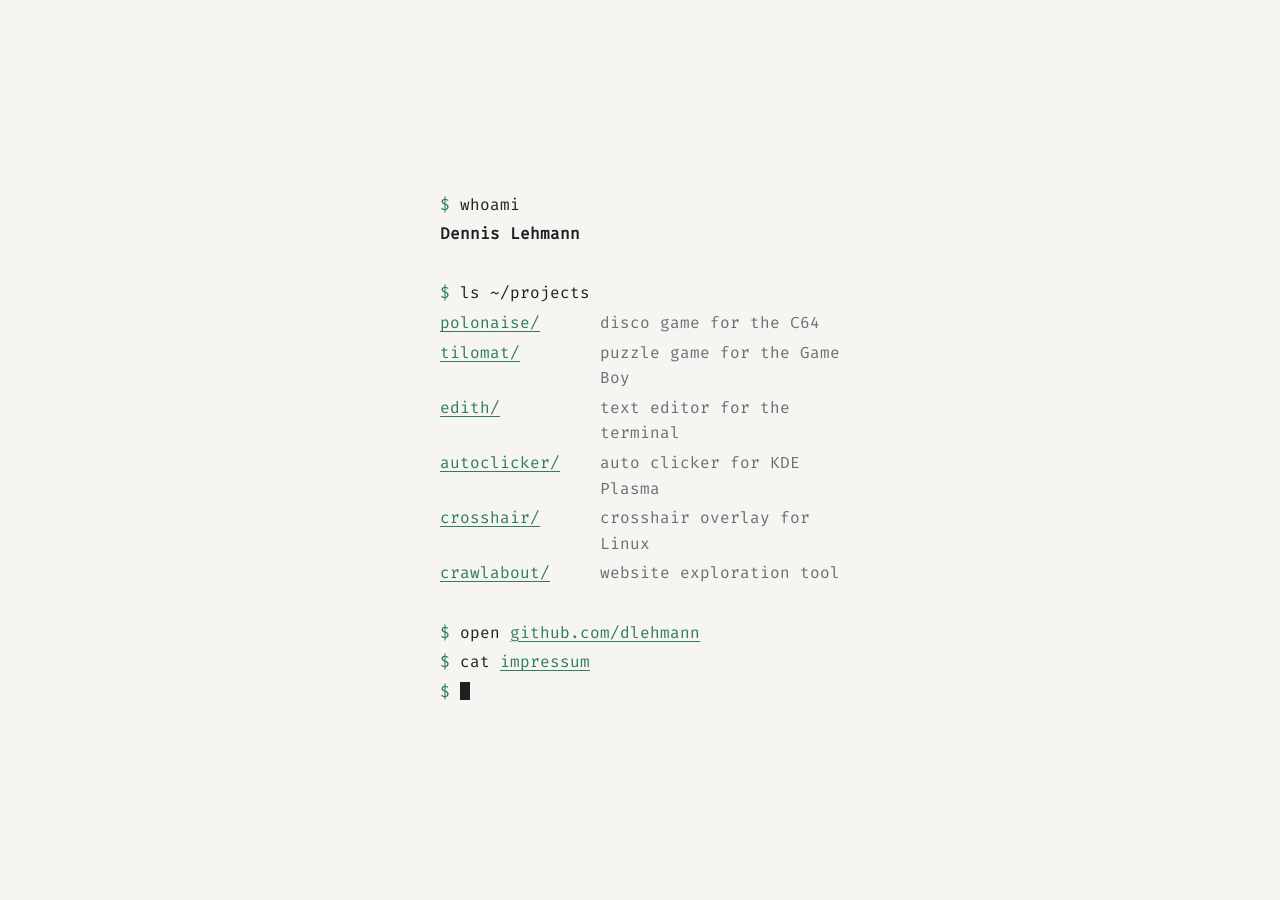
<file: index.html>
<!doctype html>
<html lang="en">
<head>
  <meta charset="utf-8">
  <meta name="viewport" content="width=device-width, initial-scale=1">
  <title>Dennis Lehmann – Web Developer</title>
  <meta name="description" content="Dennis Lehmann, web developer from Wanne-Eickel. Side projects: Polonaise, a disco game for the Commodore 64, Tilomat, a puzzle game for the Game Boy, the terminal editor Edith, an auto clicker, a crosshair overlay for Linux and the website exploration tool Crawlabout.">
  <link rel="icon" href="favicon.ico" sizes="16x16 32x32 48x48">
  <link rel="preload" href="fonts/fira-code-latin-400.woff2" as="font" type="font/woff2" crossorigin>
  <style>
    @font-face {
      font-family: "Fira Code";
      font-style: normal;
      font-weight: 400;
      font-display: swap;
      src: url("fonts/fira-code-latin-400.woff2") format("woff2");
    }
    :root {
      --bg: #f6f5f1;
      --text: #1d1f21;
      --muted: #6b6f75;
      --accent: #2f7d5b;
    }
    @media (prefers-color-scheme: dark) {
      :root:not([data-theme="light"]) {
        --bg: #121416;
        --text: #e6e6e3;
        --muted: #8b9096;
        --accent: #6fcf9f;
      }
    }
    :root[data-theme="dark"] {
      --bg: #121416;
      --text: #e6e6e3;
      --muted: #8b9096;
      --accent: #6fcf9f;
    }

    * { box-sizing: border-box; }
    html, body { height: 100%; }
    body {
      margin: 0;
      padding: 0 16px;
      display: grid;
      place-items: center;
      background: var(--bg);
      color: var(--text);
      font: 16px/1.6 "Fira Code", ui-monospace, monospace;
    }
    main { max-width: 34rem; }
    p { margin: 0 0 4px; }
    .p { color: var(--accent); }
    .muted { color: var(--muted); }
    .cursor {
      display: inline-block; width: .6em; height: 1.1em; vertical-align: -.2em;
      background: var(--text); animation: blink 1.1s steps(1) infinite;
    }
    @keyframes blink { 50% { opacity: 0; } }
    @media (prefers-reduced-motion: reduce) { .cursor { animation: none; } }
    a { color: var(--accent); text-underline-offset: 3px; }
    h1 { font-size: inherit; font-weight: 700; margin: 0 0 4px; }
    .about { margin-bottom: 12px; }
    .ls { display: flex; gap: 1ch; }
    .ls a { flex: 0 0 15ch; }
  </style>
</head>
<body>
  <main>
    <p><span class="p">$</span> whoami</p>
    <h1>Dennis Lehmann</h1>
    <p>&nbsp;</p>
    <p><span class="p">$</span> ls ~/projects</p>
    <p class="ls"><a href="/polonaise/">polonaise/</a> <span class="muted">disco game for the C64</span></p>
    <p class="ls"><a href="/tilomat/">tilomat/</a> <span class="muted">puzzle game for the Game Boy</span></p>
    <p class="ls"><a href="/edith/">edith/</a> <span class="muted">text editor for the terminal</span></p>
    <p class="ls"><a href="/autoclicker/">autoclicker/</a> <span class="muted">auto clicker for KDE Plasma</span></p>
    <p class="ls"><a href="/crosshair/">crosshair/</a> <span class="muted">crosshair overlay for Linux</span></p>
    <p class="ls"><a href="/crawlabout/">crawlabout/</a> <span class="muted">website exploration tool</span></p>
    <p>&nbsp;</p>
    <p><span class="p">$</span> open <a href="https://github.com/dlehmann">github.com/dlehmann</a></p>
    <p><span class="p">$</span> cat <a href="impressum">impressum</a></p>
    <p><span class="p">$</span> <span class="cursor" aria-hidden="true"></span></p>
  </main>
  <script>console.log("The cake is a lie.");</script>
</body>
</html>
</file>
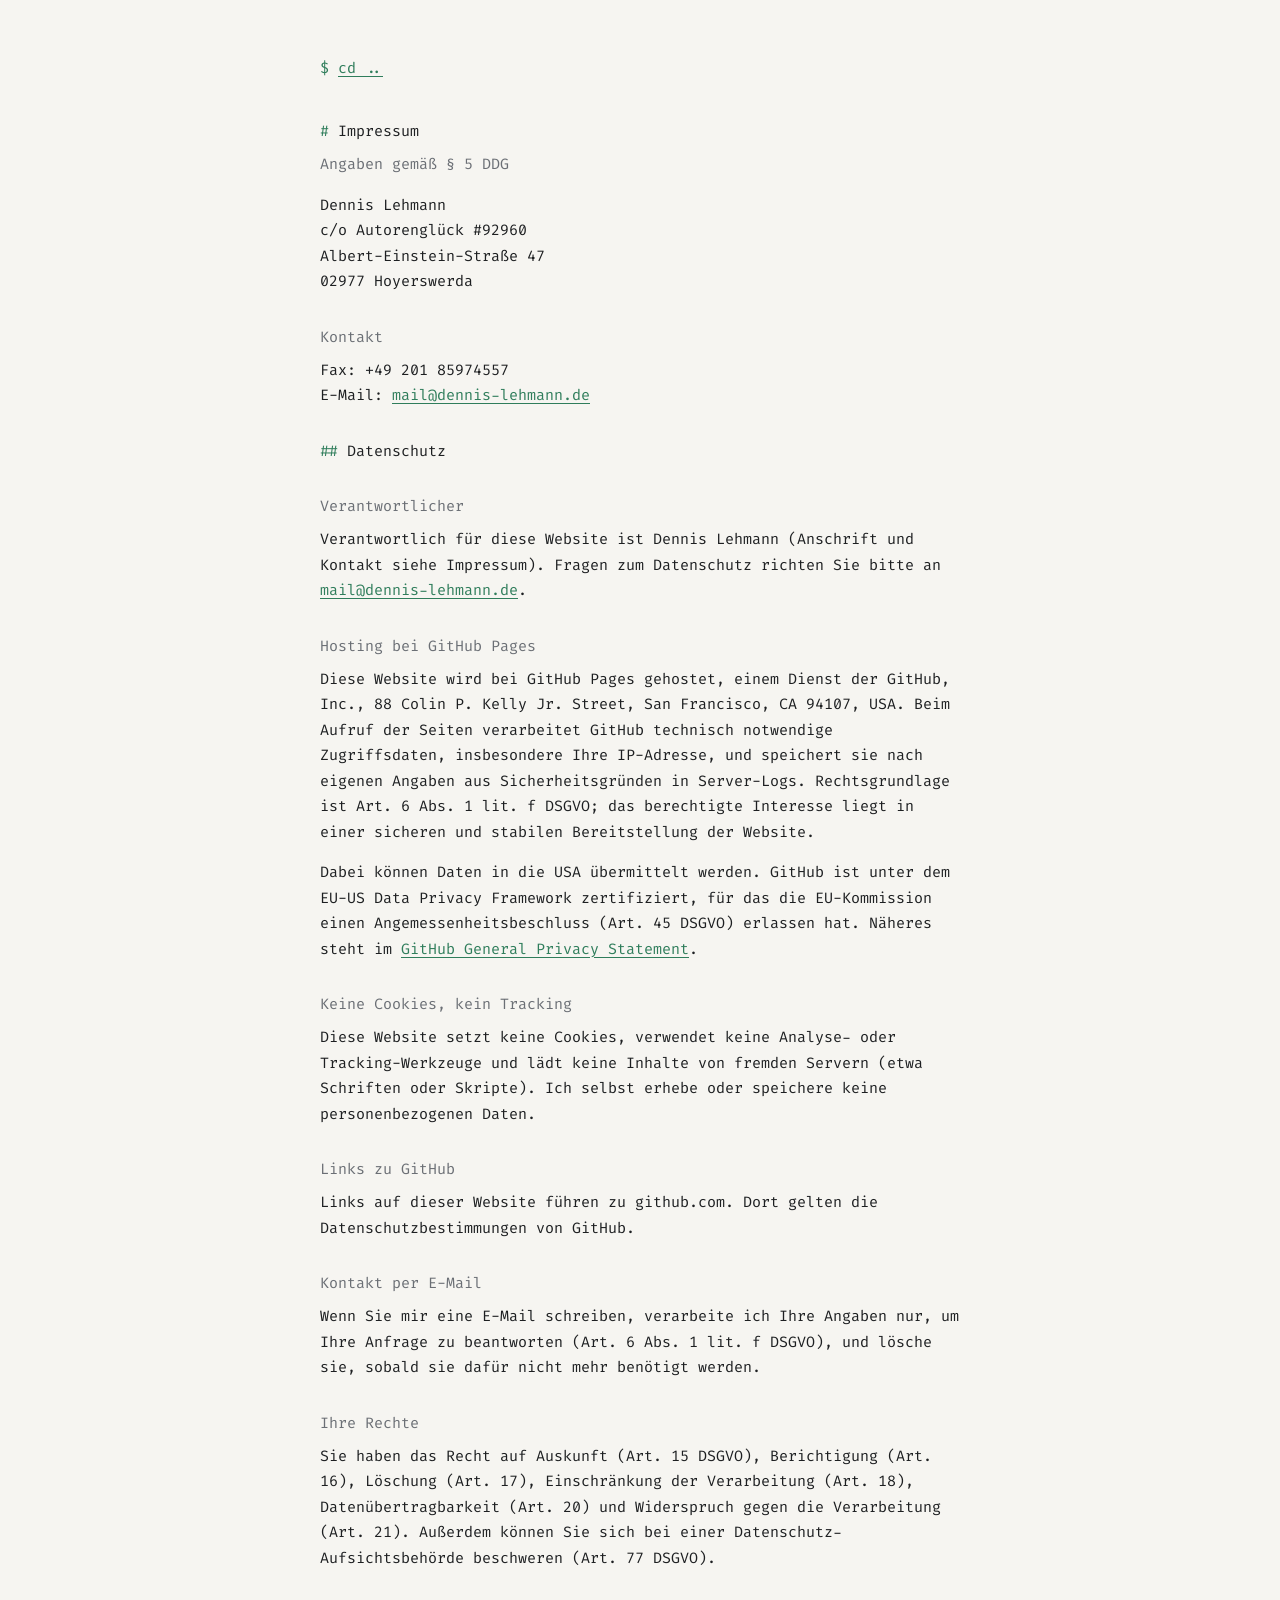
<file: impressum.html>
<!doctype html>
<html lang="de">
<head>
  <meta charset="utf-8">
  <meta name="viewport" content="width=device-width, initial-scale=1">
  <title>Impressum & Datenschutz – dlehmann</title>
  <meta name="robots" content="noindex, nofollow">
  <link rel="icon" href="favicon.ico" sizes="16x16 32x32 48x48">
  <link rel="preload" href="fonts/fira-code-latin-400.woff2" as="font" type="font/woff2" crossorigin>
  <style>
    @font-face {
      font-family: "Fira Code";
      font-style: normal;
      font-weight: 400;
      font-display: swap;
      src: url("fonts/fira-code-latin-400.woff2") format("woff2");
    }
    :root {
      --bg: #f6f5f1;
      --text: #1d1f21;
      --muted: #6b6f75;
      --accent: #2f7d5b;
    }
    @media (prefers-color-scheme: dark) {
      :root:not([data-theme="light"]) {
        --bg: #121416;
        --text: #e6e6e3;
        --muted: #8b9096;
        --accent: #6fcf9f;
      }
    }
    :root[data-theme="dark"] {
      --bg: #121416;
      --text: #e6e6e3;
      --muted: #8b9096;
      --accent: #6fcf9f;
    }

    * { box-sizing: border-box; }
    body {
      margin: 0;
      padding: 56px 16px;
      background: var(--bg);
      color: var(--text);
      font: 15px/1.7 "Fira Code", ui-monospace, monospace;
    }
    main { max-width: 40rem; margin: 0 auto; }
    h1, h2, h3 { font-size: 1em; font-weight: 400; margin: 2em 0 .5em; }
    h1 { margin-top: 0; }
    h1::before, h2::before { color: var(--accent); }
    h1::before { content: "# "; }
    h2::before { content: "## "; }
    h3 { color: var(--muted); }
    p, address { margin: 0 0 1em; font-style: normal; }
    .muted { color: var(--muted); }
    a { color: var(--accent); text-underline-offset: 3px; }
    .back { margin-bottom: 2.5em; }
    .p { color: var(--accent); }
  </style>
</head>
<body>
  <main>
    <p class="back"><span class="p">$</span> <a href="./" id="back">cd ..</a></p>

    <h1>Impressum</h1>
    <p class="muted">Angaben gemäß § 5 DDG</p>
    <address>
      Dennis Lehmann<br>
      c/o Autorenglück #92960<br>
      Albert-Einstein-Straße 47<br>
      02977 Hoyerswerda
    </address>

    <h3>Kontakt</h3>
    <p>
      Fax: +49 201 85974557<br>
      E-Mail: <a href="mailto:mail@dennis-lehmann.de">mail@dennis-lehmann.de</a>
    </p>

    <h2>Datenschutz</h2>

    <h3>Verantwortlicher</h3>
    <p>Verantwortlich für diese Website ist Dennis Lehmann (Anschrift und Kontakt siehe Impressum).
      Fragen zum Datenschutz richten Sie bitte an
      <a href="mailto:mail@dennis-lehmann.de">mail@dennis-lehmann.de</a>.</p>

    <h3>Hosting bei GitHub Pages</h3>
    <p>Diese Website wird bei GitHub Pages gehostet, einem Dienst der GitHub, Inc., 88 Colin P. Kelly Jr. Street,
      San Francisco, CA 94107, USA. Beim Aufruf der Seiten verarbeitet GitHub technisch notwendige Zugriffsdaten,
      insbesondere Ihre IP-Adresse, und speichert sie nach eigenen Angaben aus Sicherheitsgründen in Server-Logs.
      Rechtsgrundlage ist Art. 6 Abs. 1 lit. f DSGVO; das berechtigte Interesse liegt in einer sicheren und stabilen
      Bereitstellung der Website.</p>
    <p>Dabei können Daten in die USA übermittelt werden. GitHub ist unter dem EU-US Data Privacy Framework
      zertifiziert, für das die EU-Kommission einen Angemessenheitsbeschluss (Art. 45 DSGVO) erlassen hat. Näheres
      steht im <a href="https://docs.github.com/de/site-policy/privacy-policies/github-general-privacy-statement">GitHub
      General Privacy Statement</a>.</p>

    <h3>Keine Cookies, kein Tracking</h3>
    <p>Diese Website setzt keine Cookies, verwendet keine Analyse- oder Tracking-Werkzeuge und lädt keine Inhalte von
      fremden Servern (etwa Schriften oder Skripte). Ich selbst erhebe oder speichere keine personenbezogenen Daten.</p>

    <h3>Links zu GitHub</h3>
    <p>Links auf dieser Website führen zu github.com. Dort gelten die Datenschutzbestimmungen von GitHub.</p>

    <h3>Kontakt per E-Mail</h3>
    <p>Wenn Sie mir eine E-Mail schreiben, verarbeite ich Ihre Angaben nur, um Ihre Anfrage zu beantworten
      (Art. 6 Abs. 1 lit. f DSGVO), und lösche sie, sobald sie dafür nicht mehr benötigt werden.</p>

    <h3>Ihre Rechte</h3>
    <p>Sie haben das Recht auf Auskunft (Art. 15 DSGVO), Berichtigung (Art. 16), Löschung (Art. 17), Einschränkung
      der Verarbeitung (Art. 18), Datenübertragbarkeit (Art. 20) und Widerspruch gegen die Verarbeitung (Art. 21).
      Außerdem können Sie sich bei einer Datenschutz-Aufsichtsbehörde beschweren (Art. 77 DSGVO).</p>
  </main>
  <script>
    document.getElementById("back").addEventListener("click", function (e) {
      if (history.length > 1) { e.preventDefault(); history.back(); }
    });
  </script>
</body>
</html>
</file>
